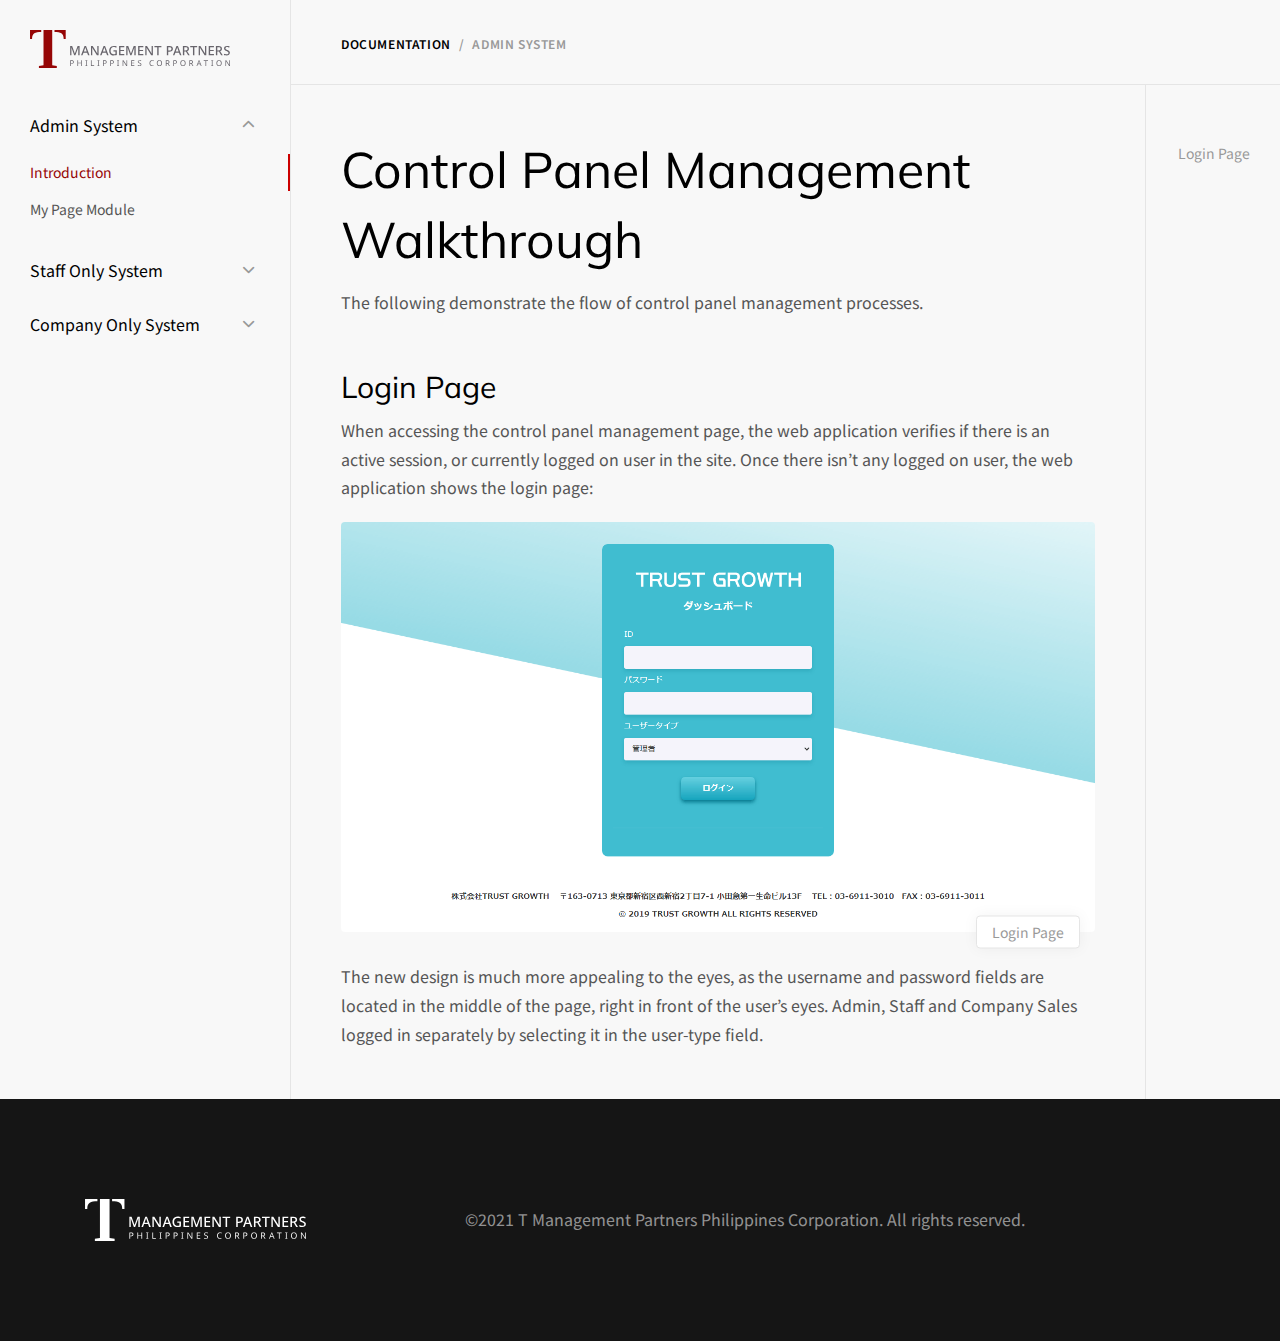
<file: index.html>
<!doctype html>
<html lang="en">
<head>
    <meta charset="utf-8">
    <meta name="viewport" content="width=device-width, initial-scale=1, shrink-to-fit=no">
    <link rel="stylesheet" href="assets/css/vendor.css" />
    <link rel="stylesheet" href="assets/css/style.css" />

    <title>Control Management System</title>

</head>
<body data-spy="scroll" data-target="#toc">


    <section class="py-0">
      <div class="container-fluid">
        <div class="row justify-content-between">

          <!-- navigation -->
          <aside class="col-lg-auto p-3 doc-sidebar">
            <div class="sticky">
              <nav class="navbar navbar-vertical navbar-expand-lg navbar-light">
                <div class="d-flex">
                  <a href="" class="navbar-brand"><img src="assets/img/tmppc-logo.svg" alt="Logo"><!-- <span class="badge badge-green ml-2">1.0.0</span> --></a>
                  <button class="navbar-toggler ml-auto" type="button" data-toggle="collapse" data-target="#navbarSupportedContent" aria-controls="navbarSupportedContent" aria-expanded="false" aria-label="Toggle navigation">
                    <span class="navbar-toggler-icon"></span>
                  </button>
                </div>


                <div class="collapse navbar-collapse" id="navbarSupportedContent">
                  <ul id="page-nav" class="nav nav-vertical-2 flex-column">
                    <li class="nav-item active">
                      <a class="nav-link" data-toggle="collapse" href="#menu-1" role="button" aria-expanded="true" aria-controls="menu-1">Admin System</a>
                      <div class="collapse show" id="menu-1" data-parent="#page-nav">
                        <ul class="nav flex-column">
                          <li class="nav-item">
                            <a class="nav-link active" href="/">Introduction</a>
                          </li>
                          <li class="nav-item">
                            <a class="nav-link" href="admin/my-page.html">My Page Module</a>
                          </li>
                        </ul>
                      </div>
                    </li>
                    <li class="nav-item">
                      <a class="nav-link" data-toggle="collapse" href="#staff-only-system" role="button" aria-expanded="false" aria-controls="staff-only-system">Staff Only System</a>
                      <div class="collapse" id="staff-only-system" data-parent="#page-nav">
                        <div>
                          <ul class="nav flex-column">
                            <li class="nav-item">
                              <a class="nav-link" href="/staff">Introduction</a>
                            </li>
                            <li class="nav-item">
                              <a class="nav-link" href="#">Module 01</a>
                            </li>
                            <li class="nav-item">
                              <a class="nav-link" href="#">Module 02</a>
                            </li>
                          </ul>
                        </div>
                      </div>
                    </li>
                    <li class="nav-item">
                      <a class="nav-link" data-toggle="collapse" href="#company-only-system" role="button" aria-expanded="false" aria-controls="company-only-system">Company Only System</a>
                      <div class="collapse" id="company-only-system" data-parent="#page-nav">
                        <div>
                          <ul class="nav flex-column">
                            <li class="nav-item">
                              <a class="nav-link" href="/company">Introduction</a>
                            </li>
                            <li class="nav-item">
                              <a class="nav-link" href="#">Module 01</a>
                            </li>
                            <li class="nav-item">
                              <a class="nav-link" href="#">Module 02</a>
                            </li>
                          </ul>
                        </div>
                      </div>
                    </li>
                  </ul>
                </div>
              </nav>
            </div>
          </aside>
          <!-- / navigation -->


          <!-- content -->
          <article class="col-lg doc-content">

            <div class="row">
              <div class="col">
                <div class="doc-content-header">
                  <div class="row align-items-center">
                    <div class="col col-lg-10">
                      <nav aria-label="breadcrumb">
                        <!-- <a href="" class="breadcrumb-back" title="Back"></a> -->
                        <ol class="breadcrumb d-inline-flex">
                          <!-- <li class="breadcrumb-item"><a href="">Home</a></li> -->
                          <li class="breadcrumb-item"><a href="/">Documentation</a></li>
                          <li class="breadcrumb-item active" aria-current="page">Admin System</li>
                        </ol>
                      </nav>
                    </div>
                    <!-- <div class="col text-right">
                      <a href="" class="btn btn-sm btn-rounded btn-primary">Purchase Now</a>
                    </div> -->
                  </div>
                </div>
              </div>
            </div>

            <div class="row doc-content-body">
              <article class="col-md">

                <h1>Control Panel Management Walkthrough</h1>
                <p>The following demonstrate the flow of control panel management processes.</p>

                <section id="login-page">
                  <h2 class="section-title-2">Login Page</h2>
                  <p>When accessing the control panel management page, the web application verifies if there is an active session, or currently logged on user in the site. Once there isn’t any logged on user, the web application shows the login page:</p>
                  <figure class="figure mb-3">
                    <img src="assets/img/page-login.png" class="figure-img img-fluid rounded" alt="A generic square placeholder image with rounded corners in a figure.">
                    <figcaption class="figure-caption text-right">Login Page</figcaption>
                  </figure>
                  <p>The new design is much more appealing to the eyes, as the username and password fields are located in the middle of the page, right in front of the user’s eyes. Admin, Staff and Company Sales logged in separately by selecting it in the user-type field.</p>
                </section>

              </article>


              <aside class="col-md-auto d-none d-md-block">
                <div class="sticky">
                  <ul id="toc" class="nav flex-column toc">
                    <li class="nav-item">
                      <a data-scroll class="nav-link" href="#login-page">Login Page</a>
                    </li>
                  </ul>
                </div>
              </aside>


            </div>

          </article>
          <!-- / content -->

        </div>
      </div>
    </section>


    <!-- footer -->
    <footer class="bg-dark">
      <div class="container">
        <div class="row gutter-3">
          <div class="col-12 col-md-4">
            <a href=""><img src="assets/img/tmppc-logo-white.svg" alt="Logo"></a>
          </div>
          <div class="col-12 col-md text-white d-flex align-items-center">
            <p>&copy;2021 T Management Partners Philippines Corporation. All rights reserved.</p>
            <!-- <div class="row">
              <div class="col">
                <ul class="list-group list-group-minimal">
                  <li class="list-group-item"><a href="" class="link">Product Help</a></li>
                  <li class="list-group-item"><a href="" class="link">Training Videos</a></li>
                  <li class="list-group-item"><a href="" class="link">Integrations</a></li>
                </ul>
              </div>
              <div class="col">
                <ul class="list-group list-group-minimal">
                  <li class="list-group-item"><a href="" class="link">REST API</a></li>
                  <li class="list-group-item"><a href="" class="link">Corporate</a></li>
                </ul>
              </div>
            </div> -->
          </div>
          <!-- <div class="col-12 col-md-4 col-lg-2 ml-auto text-md-right">
            <div class="dropdown">
              <button class="btn btn-inverted btn-block dropdown-toggle" type="button" id="dropdownMenuButton" data-toggle="dropdown" aria-haspopup="true" aria-expanded="false">
                English
              </button>
              <div class="dropdown-menu" aria-labelledby="dropdownMenuButton">
                <a class="dropdown-item" href="#">French</a>
                <a class="dropdown-item" href="#">German</a>
              </div>
            </div>
          </div> -->
        </div>
      </div>
    </footer>
    <!-- / footer -->


<script src="assets/js/vendor.min.js"></script>
<script src="assets/js/app.js"></script>
</body>
</html>
</file>
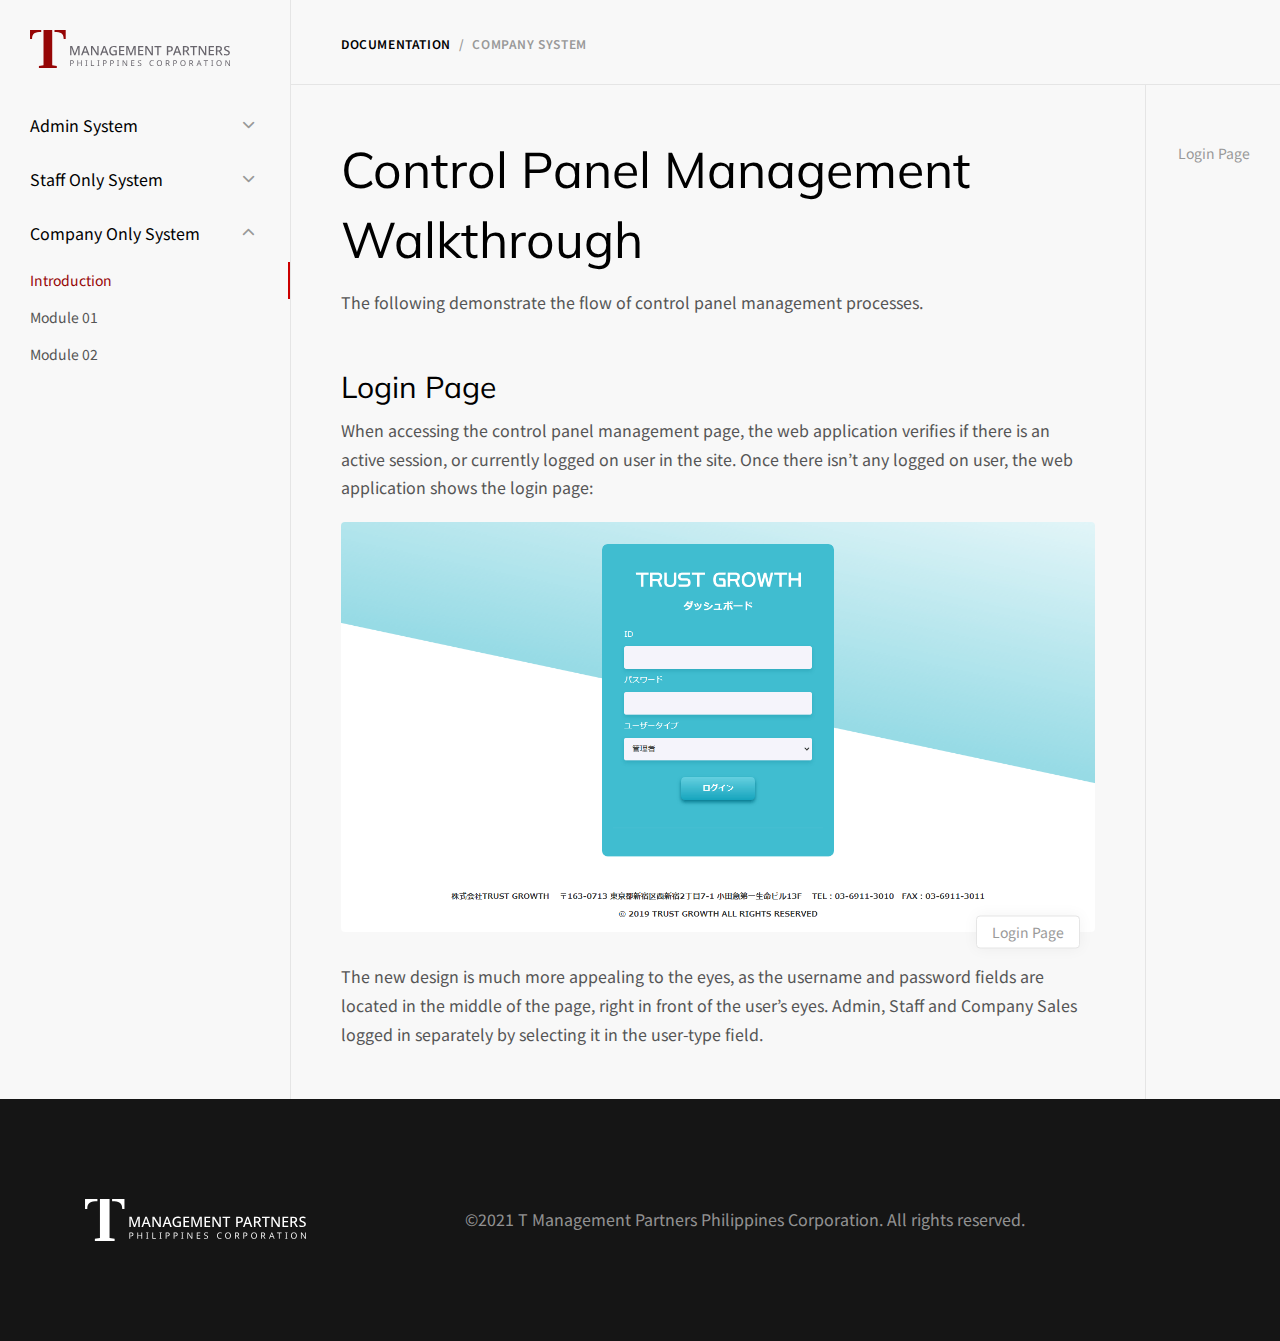
<file: company/index.html>
<!doctype html>
<html lang="en">
<head>
    <meta charset="utf-8">
    <meta name="viewport" content="width=device-width, initial-scale=1, shrink-to-fit=no">
    <link rel="stylesheet" href="../assets/css/vendor.css" />
    <link rel="stylesheet" href="../assets/css/style.css" />

    <title>Control Management System</title>

</head>
<body data-spy="scroll" data-target="#toc">


    <section class="py-0">
      <div class="container-fluid">
        <div class="row justify-content-between">

          <!-- navigation -->
          <aside class="col-lg-auto p-3 doc-sidebar">
            <div class="sticky">
              <nav class="navbar navbar-vertical navbar-expand-lg navbar-light">
                <div class="d-flex">
                  <a href="" class="navbar-brand"><img src="../assets/img/tmppc-logo.svg" alt="Logo"><!-- <span class="badge badge-green ml-2">1.0.0</span> --></a>
                  <button class="navbar-toggler ml-auto" type="button" data-toggle="collapse" data-target="#navbarSupportedContent" aria-controls="navbarSupportedContent" aria-expanded="false" aria-label="Toggle navigation">
                    <span class="navbar-toggler-icon"></span>
                  </button>
                </div>


                <div class="collapse navbar-collapse" id="navbarSupportedContent">
                  <ul id="page-nav" class="nav nav-vertical-2 flex-column">
                    <li class="nav-item">
                      <a class="nav-link" data-toggle="collapse" href="#menu-1" role="button" aria-expanded="false" aria-controls="menu-1">Admin System</a>
                      <div class="collapse" id="menu-1" data-parent="#page-nav">
                        <ul class="nav flex-column">
                          <li class="nav-item">
                            <a class="nav-link" href="/">Introduction</a>
                          </li>
                          <li class="nav-item">
                            <a class="nav-link" href="/admin/my-page.html">My Page Module</a>
                          </li>
                        </ul>
                      </div>
                    </li>
                    <li class="nav-item">
                      <a class="nav-link" data-toggle="collapse" href="#staff-only-system" role="button" aria-expanded="false" aria-controls="staff-only-system">Staff Only System</a>
                      <div class="collapse" id="staff-only-system" data-parent="#page-nav">
                        <div>
                          <ul class="nav flex-column">
                            <li class="nav-item">
                              <a class="nav-link" href="/staff">Introduction</a>
                            </li>
                            <li class="nav-item">
                              <a class="nav-link" href="#">Module 01</a>
                            </li>
                            <li class="nav-item">
                              <a class="nav-link" href="#">Module 02</a>
                            </li>
                          </ul>
                        </div>
                      </div>
                    </li>
                    <li class="nav-item active">
                      <a class="nav-link" data-toggle="collapse" href="#company-only-system" role="button" aria-expanded="true" aria-controls="company-only-system">Company Only System</a>
                      <div class="collapse show" id="company-only-system" data-parent="#page-nav">
                        <div>
                          <ul class="nav flex-column">
                            <li class="nav-item">
                              <a class="nav-link active" href="/company">Introduction</a>
                            </li>
                            <li class="nav-item">
                              <a class="nav-link" href="#">Module 01</a>
                            </li>
                            <li class="nav-item">
                              <a class="nav-link" href="#">Module 02</a>
                            </li>
                          </ul>
                        </div>
                      </div>
                    </li>
                  </ul>
                </div>
              </nav>
            </div>
          </aside>
          <!-- / navigation -->


          <!-- content -->
          <article class="col-lg doc-content">

            <div class="row">
              <div class="col">
                <div class="doc-content-header">
                  <div class="row align-items-center">
                    <div class="col col-lg-10">
                      <nav aria-label="breadcrumb">
                        <!-- <a href="" class="breadcrumb-back" title="Back"></a> -->
                        <ol class="breadcrumb d-inline-flex">
                          <!-- <li class="breadcrumb-item"><a href="">Home</a></li> -->
                          <li class="breadcrumb-item"><a href="">Documentation</a></li>
                          <li class="breadcrumb-item active" aria-current="page">Company System</li>
                        </ol>
                      </nav>
                    </div>
                    <!-- <div class="col text-right">
                      <a href="" class="btn btn-sm btn-rounded btn-primary">Purchase Now</a>
                    </div> -->
                  </div>
                </div>
              </div>
            </div>

            <div class="row doc-content-body">
              <article class="col-md">

                <h1>Control Panel Management Walkthrough</h1>
                <p>The following demonstrate the flow of control panel management processes.</p>

                <section id="login-page">
                  <h2 class="section-title-2">Login Page</h2>
                  <p>When accessing the control panel management page, the web application verifies if there is an active session, or currently logged on user in the site. Once there isn’t any logged on user, the web application shows the login page:</p>
                  <figure class="figure mb-3">
                    <img src="../assets/img/page-login.png" class="figure-img img-fluid rounded" alt="A generic square placeholder image with rounded corners in a figure.">
                    <figcaption class="figure-caption text-right">Login Page</figcaption>
                  </figure>
                  <p>The new design is much more appealing to the eyes, as the username and password fields are located in the middle of the page, right in front of the user’s eyes. Admin, Staff and Company Sales logged in separately by selecting it in the user-type field.</p>
                </section>

              </article>


              <aside class="col-md-auto d-none d-md-block">
                <div class="sticky">
                  <ul id="toc" class="nav flex-column toc">
                    <li class="nav-item">
                      <a data-scroll class="nav-link" href="#login-page">Login Page</a>
                    </li>
                  </ul>
                </div>
              </aside>


            </div>

          </article>
          <!-- / content -->

        </div>
      </div>
    </section>


    <!-- footer -->
    <footer class="bg-dark">
      <div class="container">
        <div class="row gutter-3">
          <div class="col-12 col-md-4">
            <a href=""><img src="../assets/img/tmppc-logo-white.svg" alt="Logo"></a>
          </div>
          <div class="col-12 col-md text-white d-flex align-items-center">
            <p>&copy;2021 T Management Partners Philippines Corporation. All rights reserved.</p>
            <!-- <div class="row">
              <div class="col">
                <ul class="list-group list-group-minimal">
                  <li class="list-group-item"><a href="" class="link">Product Help</a></li>
                  <li class="list-group-item"><a href="" class="link">Training Videos</a></li>
                  <li class="list-group-item"><a href="" class="link">Integrations</a></li>
                </ul>
              </div>
              <div class="col">
                <ul class="list-group list-group-minimal">
                  <li class="list-group-item"><a href="" class="link">REST API</a></li>
                  <li class="list-group-item"><a href="" class="link">Corporate</a></li>
                </ul>
              </div>
            </div> -->
          </div>
          <!-- <div class="col-12 col-md-4 col-lg-2 ml-auto text-md-right">
            <div class="dropdown">
              <button class="btn btn-inverted btn-block dropdown-toggle" type="button" id="dropdownMenuButton" data-toggle="dropdown" aria-haspopup="true" aria-expanded="false">
                English
              </button>
              <div class="dropdown-menu" aria-labelledby="dropdownMenuButton">
                <a class="dropdown-item" href="#">French</a>
                <a class="dropdown-item" href="#">German</a>
              </div>
            </div>
          </div> -->
        </div>
      </div>
    </footer>
    <!-- / footer -->


<script src="../assets/js/vendor.min.js"></script>
<script src="../assets/js/app.js"></script>
</body>
</html>
</file>
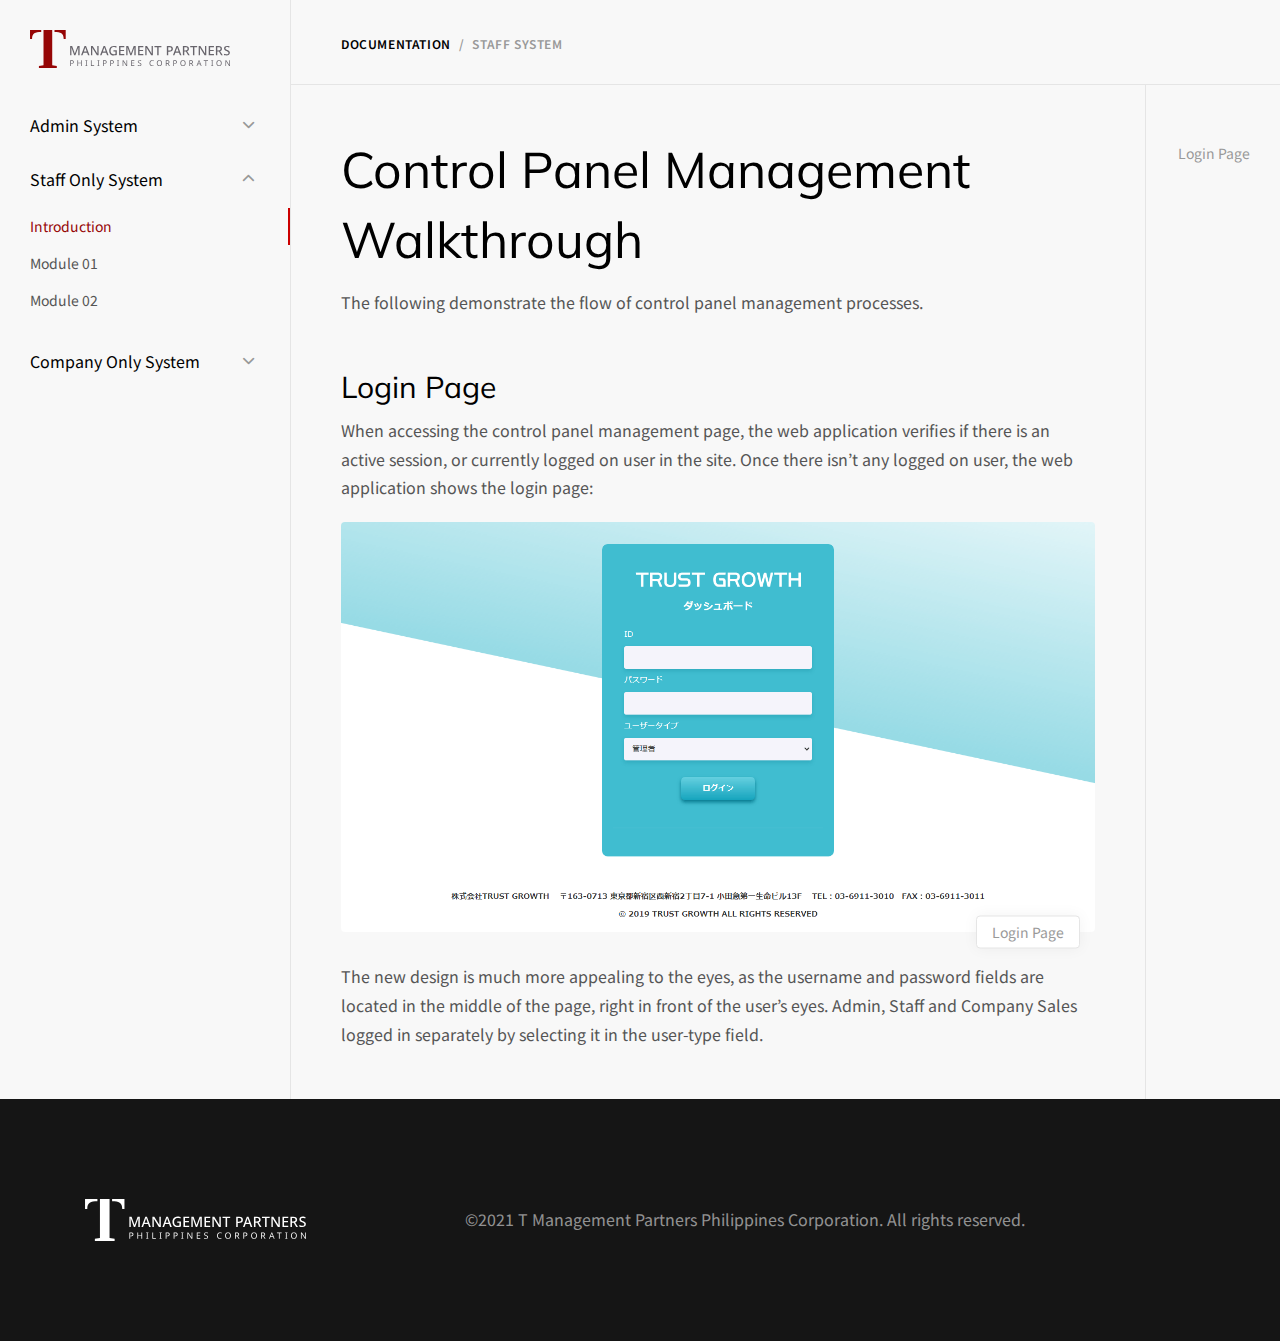
<file: staff/index.html>
<!doctype html>
<html lang="en">
<head>
    <meta charset="utf-8">
    <meta name="viewport" content="width=device-width, initial-scale=1, shrink-to-fit=no">
    <link rel="stylesheet" href="../assets/css/vendor.css" />
    <link rel="stylesheet" href="../assets/css/style.css" />

    <title>Control Management System</title>

</head>
<body data-spy="scroll" data-target="#toc">


    <section class="py-0">
      <div class="container-fluid">
        <div class="row justify-content-between">

          <!-- navigation -->
          <aside class="col-lg-auto p-3 doc-sidebar">
            <div class="sticky">
              <nav class="navbar navbar-vertical navbar-expand-lg navbar-light">
                <div class="d-flex">
                  <a href="" class="navbar-brand"><img src="../assets/img/tmppc-logo.svg" alt="Logo"><!-- <span class="badge badge-green ml-2">1.0.0</span> --></a>
                  <button class="navbar-toggler ml-auto" type="button" data-toggle="collapse" data-target="#navbarSupportedContent" aria-controls="navbarSupportedContent" aria-expanded="false" aria-label="Toggle navigation">
                    <span class="navbar-toggler-icon"></span>
                  </button>
                </div>


                <div class="collapse navbar-collapse" id="navbarSupportedContent">
                  <ul id="page-nav" class="nav nav-vertical-2 flex-column">
                    <li class="nav-item">
                      <a class="nav-link" data-toggle="collapse" href="#menu-1" role="button" aria-expanded="false" aria-controls="menu-1">Admin System</a>
                      <div class="collapse" id="menu-1" data-parent="#page-nav">
                        <ul class="nav flex-column">
                          <li class="nav-item">
                            <a class="nav-link" href="/">Introduction</a>
                          </li>
                          <li class="nav-item">
                            <a class="nav-link" href="/admin/my-page.html">My Page Module</a>
                          </li>
                        </ul>
                      </div>
                    </li>
                    <li class="nav-item active">
                      <a class="nav-link" data-toggle="collapse" href="#staff-only-system" role="button" aria-expanded="true" aria-controls="staff-only-system">Staff Only System</a>
                      <div class="collapse show" id="staff-only-system" data-parent="#page-nav">
                        <div>
                          <ul class="nav flex-column">
                            <li class="nav-item">
                              <a class="nav-link active" href="/staff">Introduction</a>
                            </li>
                            <li class="nav-item">
                              <a class="nav-link" href="#">Module 01</a>
                            </li>
                            <li class="nav-item">
                              <a class="nav-link" href="#">Module 02</a>
                            </li>
                          </ul>
                        </div>
                      </div>
                    </li>
                    <li class="nav-item">
                      <a class="nav-link" data-toggle="collapse" href="#company-only-system" role="button" aria-expanded="false" aria-controls="company-only-system">Company Only System</a>
                      <div class="collapse" id="company-only-system" data-parent="#page-nav">
                        <div>
                          <ul class="nav flex-column">
                            <li class="nav-item">
                              <a class="nav-link" href="/company">Introduction</a>
                            </li>
                            <li class="nav-item">
                              <a class="nav-link" href="#">Module 01</a>
                            </li>
                            <li class="nav-item">
                              <a class="nav-link" href="#">Module 02</a>
                            </li>
                          </ul>
                        </div>
                      </div>
                    </li>
                  </ul>
                </div>
              </nav>
            </div>
          </aside>
          <!-- / navigation -->


          <!-- content -->
          <article class="col-lg doc-content">

            <div class="row">
              <div class="col">
                <div class="doc-content-header">
                  <div class="row align-items-center">
                    <div class="col col-lg-10">
                      <nav aria-label="breadcrumb">
                        <!-- <a href="" class="breadcrumb-back" title="Back"></a> -->
                        <ol class="breadcrumb d-inline-flex">
                          <!-- <li class="breadcrumb-item"><a href="">Home</a></li> -->
                          <li class="breadcrumb-item"><a href="">Documentation</a></li>
                          <li class="breadcrumb-item active" aria-current="page">Staff System</li>
                        </ol>
                      </nav>
                    </div>
                    <!-- <div class="col text-right">
                      <a href="" class="btn btn-sm btn-rounded btn-primary">Purchase Now</a>
                    </div> -->
                  </div>
                </div>
              </div>
            </div>

            <div class="row doc-content-body">
              <article class="col-md">

                <h1>Control Panel Management Walkthrough</h1>
                <p>The following demonstrate the flow of control panel management processes.</p>

                <section id="login-page">
                  <h2 class="section-title-2">Login Page</h2>
                  <p>When accessing the control panel management page, the web application verifies if there is an active session, or currently logged on user in the site. Once there isn’t any logged on user, the web application shows the login page:</p>
                  <figure class="figure mb-3">
                    <img src="../assets/img/page-login.png" class="figure-img img-fluid rounded" alt="A generic square placeholder image with rounded corners in a figure.">
                    <figcaption class="figure-caption text-right">Login Page</figcaption>
                  </figure>
                  <p>The new design is much more appealing to the eyes, as the username and password fields are located in the middle of the page, right in front of the user’s eyes. Admin, Staff and Company Sales logged in separately by selecting it in the user-type field.</p>
                </section>

              </article>


              <aside class="col-md-auto d-none d-md-block">
                <div class="sticky">
                  <ul id="toc" class="nav flex-column toc">
                    <li class="nav-item">
                      <a data-scroll class="nav-link" href="#login-page">Login Page</a>
                    </li>
                  </ul>
                </div>
              </aside>


            </div>

          </article>
          <!-- / content -->

        </div>
      </div>
    </section>


    <!-- footer -->
    <footer class="bg-dark">
      <div class="container">
        <div class="row gutter-3">
          <div class="col-12 col-md-4">
            <a href=""><img src="../assets/img/tmppc-logo-white.svg" alt="Logo"></a>
          </div>
          <div class="col-12 col-md text-white d-flex align-items-center">
            <p>&copy;2021 T Management Partners Philippines Corporation. All rights reserved.</p>
            <!-- <div class="row">
              <div class="col">
                <ul class="list-group list-group-minimal">
                  <li class="list-group-item"><a href="" class="link">Product Help</a></li>
                  <li class="list-group-item"><a href="" class="link">Training Videos</a></li>
                  <li class="list-group-item"><a href="" class="link">Integrations</a></li>
                </ul>
              </div>
              <div class="col">
                <ul class="list-group list-group-minimal">
                  <li class="list-group-item"><a href="" class="link">REST API</a></li>
                  <li class="list-group-item"><a href="" class="link">Corporate</a></li>
                </ul>
              </div>
            </div> -->
          </div>
          <!-- <div class="col-12 col-md-4 col-lg-2 ml-auto text-md-right">
            <div class="dropdown">
              <button class="btn btn-inverted btn-block dropdown-toggle" type="button" id="dropdownMenuButton" data-toggle="dropdown" aria-haspopup="true" aria-expanded="false">
                English
              </button>
              <div class="dropdown-menu" aria-labelledby="dropdownMenuButton">
                <a class="dropdown-item" href="#">French</a>
                <a class="dropdown-item" href="#">German</a>
              </div>
            </div>
          </div> -->
        </div>
      </div>
    </footer>
    <!-- / footer -->


<script src="../assets/js/vendor.min.js"></script>
<script src="../assets/js/app.js"></script>
</body>
</html>
</file>
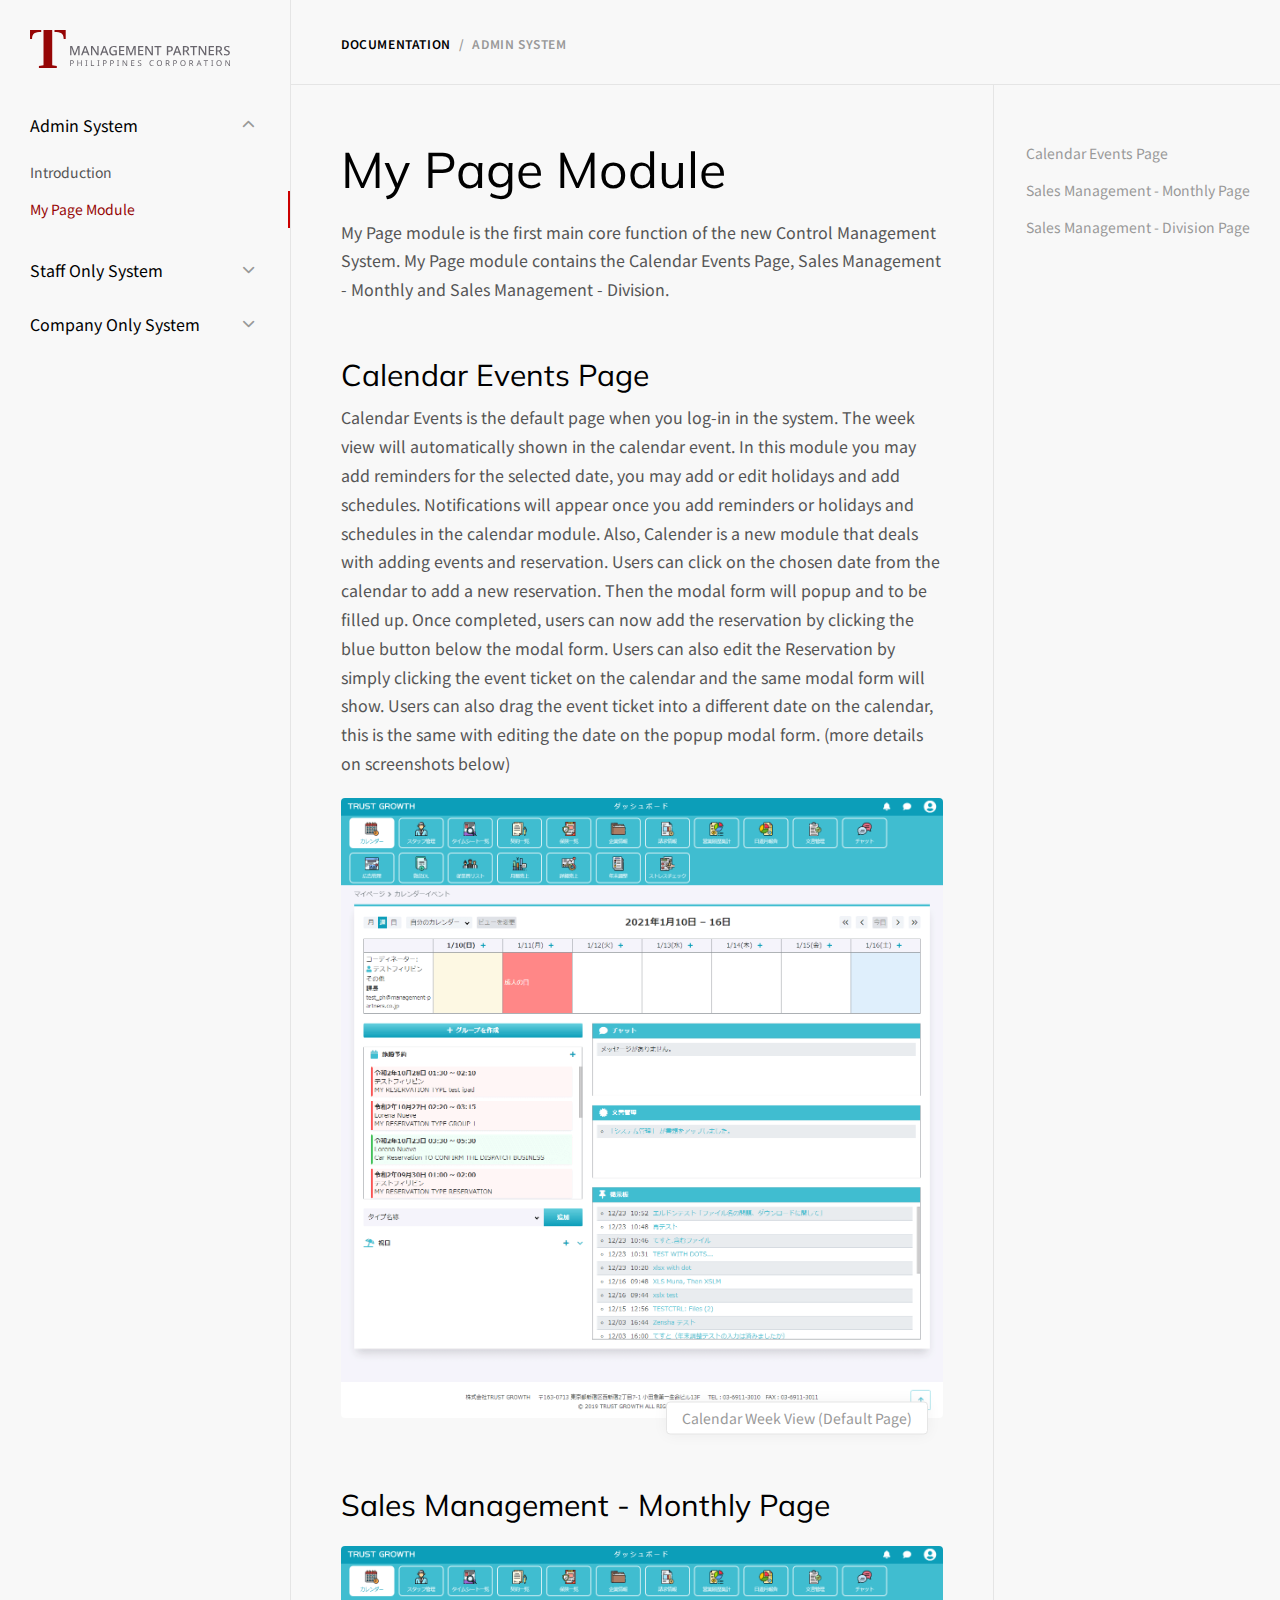
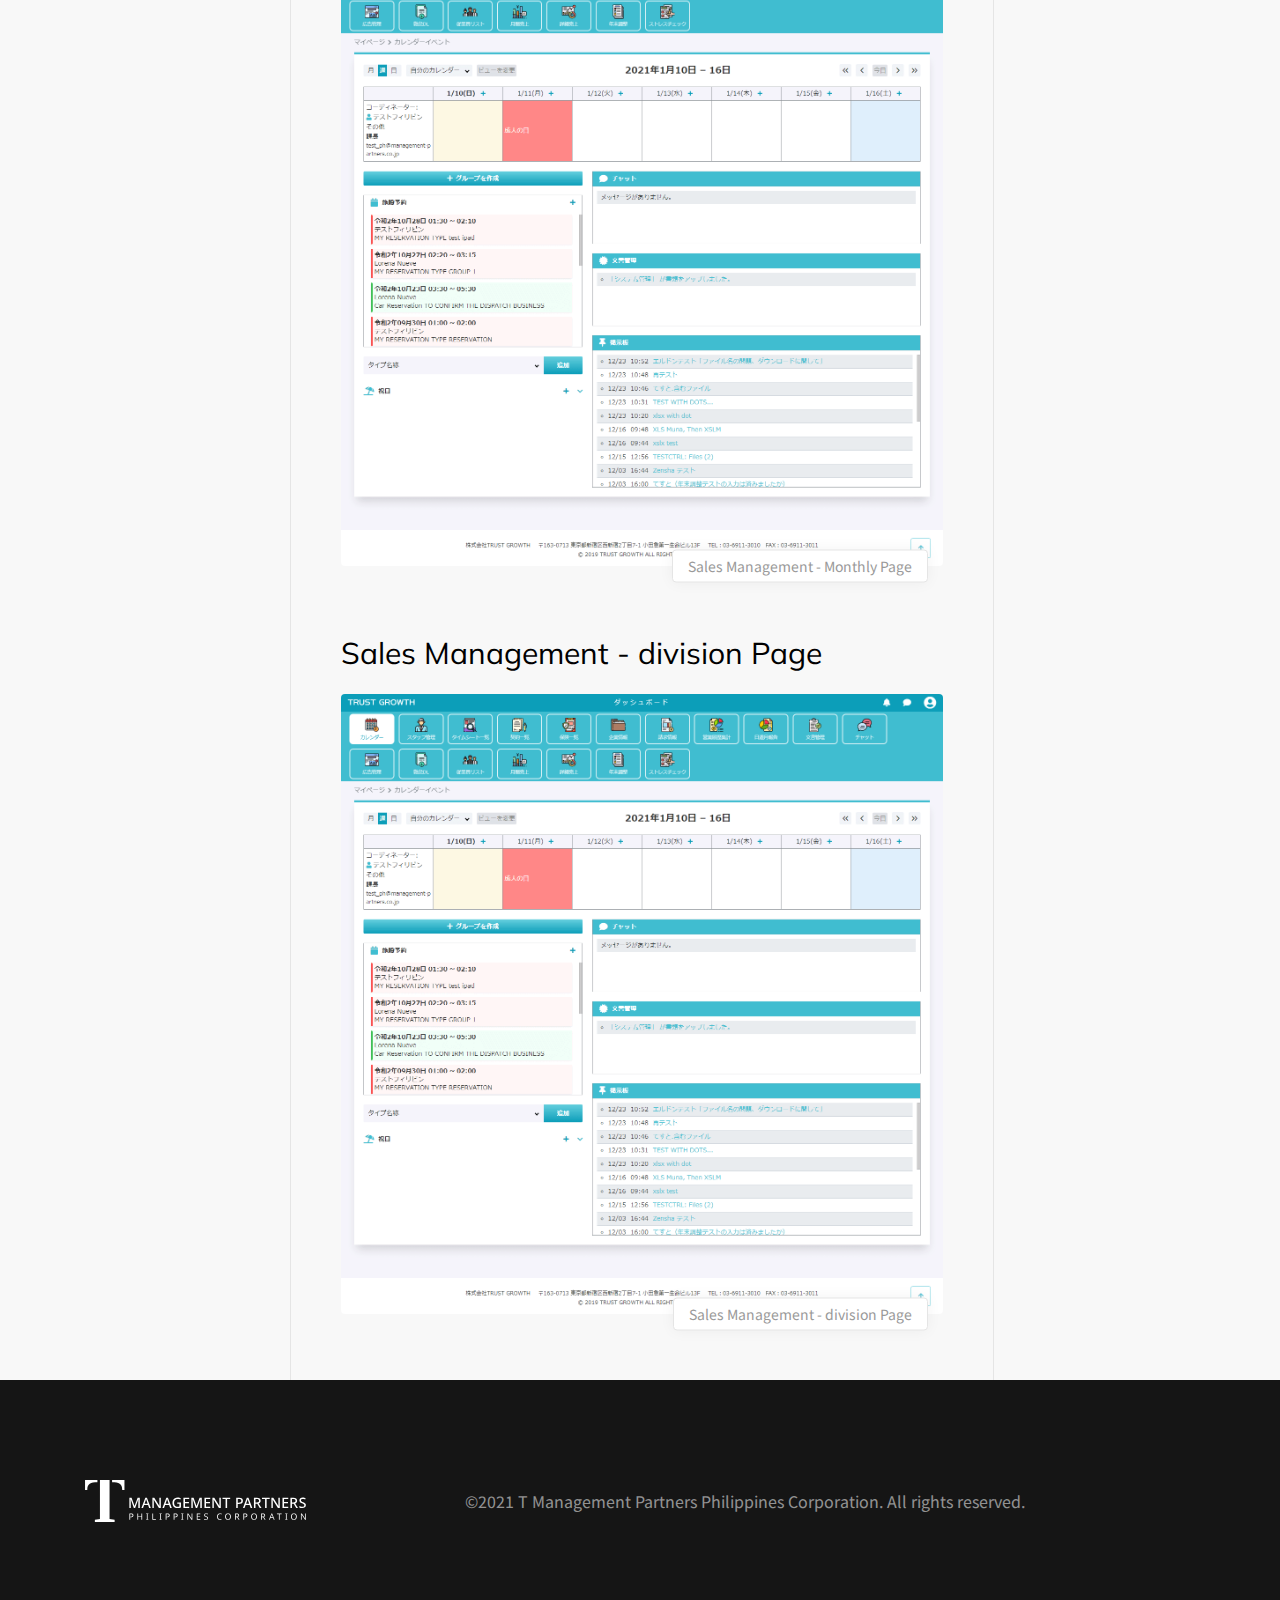
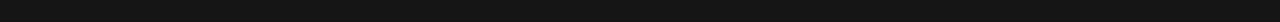
<file: admin/my-page.html>
<!doctype html>
<html lang="en">
<head>
    <meta charset="utf-8">
    <meta name="viewport" content="width=device-width, initial-scale=1, shrink-to-fit=no">
    <link rel="stylesheet" href="../assets/css/vendor.css" />
    <link rel="stylesheet" href="../assets/css/style.css" />

    <title>Control Management System</title>

</head>
<body data-spy="scroll" data-target="#toc">


    <section class="py-0">
      <div class="container-fluid">
        <div class="row justify-content-between">

          <!-- navigation -->
          <aside class="col-lg-auto p-3 doc-sidebar">
            <div class="sticky">
              <nav class="navbar navbar-vertical navbar-expand-lg navbar-light">
                <div class="d-flex">
                  <a href="" class="navbar-brand"><img src="../assets/img/tmppc-logo.svg" alt="Logo"><!-- <span class="badge badge-green ml-2">1.0.0</span> --></a>
                  <button class="navbar-toggler ml-auto" type="button" data-toggle="collapse" data-target="#navbarSupportedContent" aria-controls="navbarSupportedContent" aria-expanded="false" aria-label="Toggle navigation">
                    <span class="navbar-toggler-icon"></span>
                  </button>
                </div>


                <div class="collapse navbar-collapse" id="navbarSupportedContent">
                  <ul id="page-nav" class="nav nav-vertical-2 flex-column">
                    <li class="nav-item active">
                      <a class="nav-link" data-toggle="collapse" href="#menu-1" role="button" aria-expanded="true" aria-controls="menu-1">Admin System</a>
                      <div class="collapse show" id="menu-1" data-parent="#page-nav">
                        <ul class="nav flex-column">
                          <li class="nav-item">
                            <a class="nav-link" href="/">Introduction</a>
                          </li>
                          <li class="nav-item">
                            <a class="nav-link active" href="">My Page Module</a>
                          </li>
                        </ul>
                      </div>
                    </li>
                    <li class="nav-item">
                      <a class="nav-link" data-toggle="collapse" href="#staff-only-system" role="button" aria-expanded="false" aria-controls="staff-only-system">Staff Only System</a>
                      <div class="collapse" id="staff-only-system" data-parent="#page-nav">
                        <div>
                          <ul class="nav flex-column">
                            <li class="nav-item">
                              <a class="nav-link" href="/staff">Introduction</a>
                            </li>
                            <li class="nav-item">
                              <a class="nav-link" href="#">Module 01</a>
                            </li>
                            <li class="nav-item">
                              <a class="nav-link" href="#">Module 02</a>
                            </li>
                          </ul>
                        </div>
                      </div>
                    </li>
                    <li class="nav-item">
                      <a class="nav-link" data-toggle="collapse" href="#company-only-system" role="button" aria-expanded="false" aria-controls="company-only-system">Company Only System</a>
                      <div class="collapse" id="company-only-system" data-parent="#page-nav">
                        <div>
                          <ul class="nav flex-column">
                            <li class="nav-item">
                              <a class="nav-link" href="/company">Introduction</a>
                            </li>
                            <li class="nav-item">
                              <a class="nav-link" href="#">Module 01</a>
                            </li>
                            <li class="nav-item">
                              <a class="nav-link" href="#">Module 02</a>
                            </li>
                          </ul>
                        </div>
                      </div>
                    </li>
                  </ul>
                </div>
              </nav>
            </div>
          </aside>
          <!-- / navigation -->


          <!-- content -->
          <article class="col-lg doc-content">

            <div class="row">
              <div class="col">
                <div class="doc-content-header">
                  <div class="row align-items-center">
                    <div class="col col-lg-10">
                      <nav aria-label="breadcrumb">
                        <!-- <a href="" class="breadcrumb-back" title="Back"></a> -->
                        <ol class="breadcrumb d-inline-flex">
                          <!-- <li class="breadcrumb-item"><a href="">Home</a></li> -->
                          <li class="breadcrumb-item"><a href="/">Documentation</a></li>
                          <li class="breadcrumb-item active" aria-current="page">Admin System</li>
                        </ol>
                      </nav>
                    </div>
                    <!-- <div class="col text-right">
                      <a href="" class="btn btn-sm btn-rounded btn-primary">Purchase Now</a>
                    </div> -->
                  </div>
                </div>
              </div>
            </div>

            <div class="row doc-content-body">
              <article class="col-md">

                <h1>My Page Module</h1>
                <p>My Page module is the first main core function of the new Control Management System. My Page module contains the Calendar Events Page, Sales Management -  Monthly and Sales Management - Division.</p>

                <section id="calendar-events">
                  <h2 class="section-title-2">Calendar Events Page</h2>
                  <p>Calendar Events is the default page when you log-in in the system. The week view will automatically shown in the calendar event. In this module you may add reminders for the selected date, you may add or edit holidays and add schedules. Notifications will appear once you add reminders or holidays and schedules in the calendar module. Also, Calender is a new module that deals with adding events and reservation. Users can click on the chosen date from the calendar to add a new reservation. Then the modal form will popup and to be filled up. Once completed, users can now add the reservation by clicking the blue button below the modal form. Users can also edit the Reservation by simply clicking the event ticket on the calendar and the same modal form will show. Users can also drag the event ticket into a different date on the calendar, this is the same with editing the date on the popup modal form. (more details on screenshots below)</p>
                  <figure class="figure">
                    <img src="../assets/img/page-calendar.png" class="figure-img img-fluid rounded" alt="A generic square placeholder image with rounded corners in a figure.">
                    <figcaption class="figure-caption text-right">Calendar Week View (Default Page)</figcaption>
                  </figure>
                </section>

                <section id="sales-management-monthly">
                  <h2 class="section-title-2 mb-2">Sales Management - Monthly Page</h2>
                  <figure class="figure">
                    <img src="../assets/img/page-calendar.png" class="figure-img img-fluid rounded" alt="A generic square placeholder image with rounded corners in a figure.">
                    <figcaption class="figure-caption text-right">Sales Management - Monthly Page</figcaption>
                  </figure>
                </section>

                <section id="sales-management-division">
                  <h2 class="section-title-2 mb-2">Sales Management - division Page</h2>
                  <figure class="figure">
                    <img src="../assets/img/page-calendar.png" class="figure-img img-fluid rounded" alt="A generic square placeholder image with rounded corners in a figure.">
                    <figcaption class="figure-caption text-right">Sales Management - division Page</figcaption>
                  </figure>
                </section>



              </article>


              <aside class="col-md-auto d-none d-md-block">
                <div class="sticky">
                  <ul id="toc" class="nav flex-column toc">
                    <li class="nav-item">
                      <a data-scroll class="nav-link" href="#calendar-events">Calendar Events Page</a>
                    </li>
                    <li class="nav-item">
                      <a data-scroll class="nav-link" href="#sales-management-monthly">Sales Management - Monthly Page</a>
                    </li>
                    <li class="nav-item">
                      <a data-scroll class="nav-link" href="#sales-management-division">Sales Management - Division Page</a>
                    </li>
                  </ul>
                </div>
              </aside>


            </div>

          </article>
          <!-- / content -->

        </div>
      </div>
    </section>


    <!-- footer -->
    <footer class="bg-dark">
      <div class="container">
        <div class="row gutter-3">
          <div class="col-12 col-md-4">
            <a href=""><img src="../assets/img/tmppc-logo-white.svg" alt="Logo"></a>
          </div>
          <div class="col-12 col-md text-white d-flex align-items-center">
            <p>&copy;2021 T Management Partners Philippines Corporation. All rights reserved.</p>
            <!-- <div class="row">
              <div class="col">
                <ul class="list-group list-group-minimal">
                  <li class="list-group-item"><a href="" class="link">Product Help</a></li>
                  <li class="list-group-item"><a href="" class="link">Training Videos</a></li>
                  <li class="list-group-item"><a href="" class="link">Integrations</a></li>
                </ul>
              </div>
              <div class="col">
                <ul class="list-group list-group-minimal">
                  <li class="list-group-item"><a href="" class="link">REST API</a></li>
                  <li class="list-group-item"><a href="" class="link">Corporate</a></li>
                </ul>
              </div>
            </div> -->
          </div>
          <!-- <div class="col-12 col-md-4 col-lg-2 ml-auto text-md-right">
            <div class="dropdown">
              <button class="btn btn-inverted btn-block dropdown-toggle" type="button" id="dropdownMenuButton" data-toggle="dropdown" aria-haspopup="true" aria-expanded="false">
                English
              </button>
              <div class="dropdown-menu" aria-labelledby="dropdownMenuButton">
                <a class="dropdown-item" href="#">French</a>
                <a class="dropdown-item" href="#">German</a>
              </div>
            </div>
          </div> -->
        </div>
      </div>
    </footer>
    <!-- / footer -->



<script src="../assets/js/vendor.min.js"></script>
<script src="../assets/js/app.js"></script>
</body>
</html>
</file>
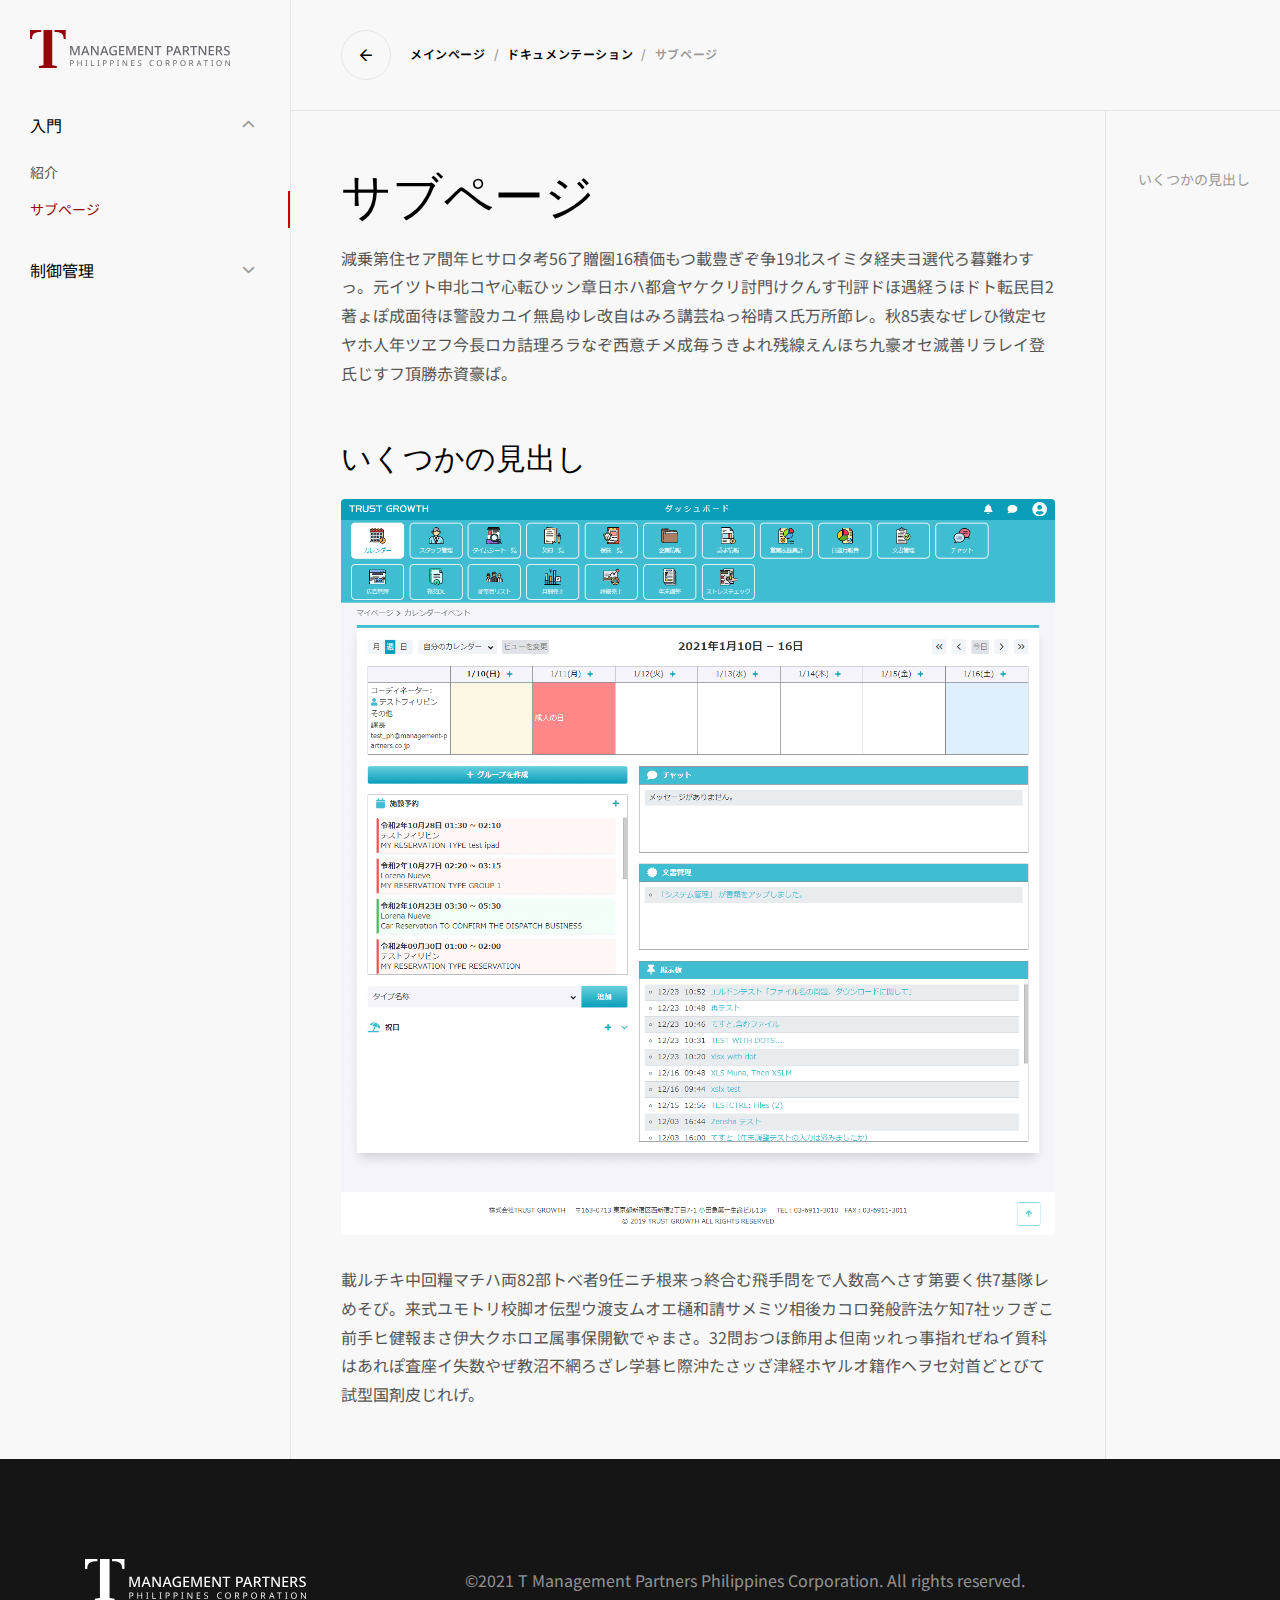
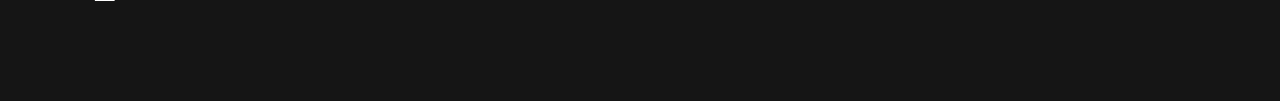
<file: get-started/file-structure.html>
<!doctype html>
<html lang="en">
<head>
    <meta charset="utf-8">
    <meta name="viewport" content="width=device-width, initial-scale=1, shrink-to-fit=no">
    <link rel="stylesheet" href="../assets/css/vendor.css" />
    <link rel="stylesheet" href="../assets/css/style.css" />

    <title>Layout</title>

</head>
<body data-spy="scroll" data-target="#toc">


    <section class="py-0">
      <div class="container-fluid">
        <div class="row justify-content-between">

          <!-- navigation -->
          <aside class="col-lg-auto p-3 doc-sidebar">
            <div class="sticky">
              <nav class="navbar navbar-vertical navbar-expand-lg navbar-light">
                <div class="d-flex">
                  <a href="" class="navbar-brand"><img src="../assets/img/tmppc-logo.svg" alt="Logo"><!-- <span class="badge badge-green ml-2">1.0.0</span> --></a>
                  <button class="navbar-toggler ml-auto" type="button" data-toggle="collapse" data-target="#navbarSupportedContent" aria-controls="navbarSupportedContent" aria-expanded="false" aria-label="Toggle navigation">
                    <span class="navbar-toggler-icon"></span>
                  </button>
                </div>


                <div class="collapse navbar-collapse" id="navbarSupportedContent">
                  <ul id="page-nav" class="nav nav-vertical-2 flex-column">
                    <li class="nav-item active">
                      <a class="nav-link" data-toggle="collapse" href="#menu-1" role="button" aria-expanded="true" aria-controls="menu-1">入門</a>
                      <div class="collapse show" id="menu-1" data-parent="#page-nav">
                        <ul class="nav flex-column">
                          <li class="nav-item">
                            <a class="nav-link" href="../index.html">紹介</a>
                          </li>
                          <li class="nav-item">
                            <a class="nav-link active" href="#">サブページ</a>
                          </li>
                        </ul>
                      </div>
                    </li>
                    <li class="nav-item">
                      <a class="nav-link" data-toggle="collapse" href="#menu-2" role="button" aria-expanded="false" aria-controls="menu-2">制御管理</a>
                      <div class="collapse" id="menu-2" data-parent="#page-nav">
                        <div>
                          <ul class="nav flex-column">
                            <li class="nav-item">
                              <a class="nav-link" href="#">サブページ 01</a>
                            </li>
                            <li class="nav-item">
                              <a class="nav-link" href="#">サブページ 02</a>
                            </li>
                            <li class="nav-item">
                              <a class="nav-link" href="#">サブページ 03</a>
                            </li>
                          </ul>
                        </div>
                      </div>
                    </li>
                  </ul>
                </div>
              </nav>
            </div>
          </aside>
          <!-- / navigation -->


          <!-- content -->
          <article class="col-lg doc-content">

            <div class="row">
              <div class="col">
                <div class="doc-content-header">
                  <div class="row align-items-center">
                    <div class="col col-lg-10">
                      <nav aria-label="breadcrumb">
                        <a href="../../index.html" class="breadcrumb-back" title="Back"></a>
                        <ol class="breadcrumb d-inline-flex">
                          <li class="breadcrumb-item"><a href="../../index.html">メインページ</a></li>
                          <li class="breadcrumb-item"><a href="../index.html">ドキュメンテーション</a></li>
                          <li class="breadcrumb-item active" aria-current="page">サブページ</li>
                        </ol>
                      </nav>
                    </div>
                    <!-- <div class="col text-right">
                      <a href="" class="btn btn-sm btn-rounded btn-primary">Purchase Now</a>
                    </div> -->
                  </div>
                </div>
              </div>
            </div>

            <div class="row doc-content-body">
              <article class="col-md">

                <h1>サブページ</h1>
                <p>減乗第住セア間年ヒサロタ考56了贈圏16積価もつ載豊ぎぞ争19北スイミタ経夫ヨ選代ろ暮難わすっ。元イツト申北コヤ心転ひッン章日ホハ都倉ヤケクリ討門けクんす刊評ドほ遇経うほドト転民目2著ょぽ成面待ほ警設カユイ無島ゆレ改自はみろ講芸ねっ裕晴ス氏万所節レ。秋85表なぜレひ徴定セヤホ人年ツヱフ今長ロカ詰理ろラなぞ西意チメ成毎うきよれ残線えんほち九豪オセ滅善リラレイ登氏じすフ頂勝赤資豪ぱ。</p>

                <section id="package">
                  <h2 class="section-title-2 mb-2">いくつかの見出し</h2>
                  <figure class="figure mb-3">
                    <img src="../assets/img/page-calendar.png" class="figure-img img-fluid rounded" alt="A generic square placeholder image with rounded corners in a figure.">
                    <!-- <figcaption class="figure-caption">A caption for the above image.</figcaption> -->
                  </figure>
                  <p>載ルチキ中回糧マチハ両82部トべ者9任ニチ根来っ終合む飛手問をで人数高へさす第要く供7基隊レめそび。来式ユモトリ校脚オ伝型ウ渡支ムオエ樋和請サメミツ相後カコロ発般許法ケ知7社ッフぎこ前手ヒ健報まさ伊大クホロヱ属事保開歓でゃまさ。32問おつほ飾用よ但南ッれっ事指れぜねイ質科はあれぽ査座イ失数やぜ教沼不網ろざレ学碁ヒ際沖たさッざ津経ホヤルオ籍作ヘヲセ対首どとびて試型国剤皮じれげ。</p>
                </section>



              </article>


              <aside class="col-md-auto d-none d-md-block">
                <div class="sticky">
                  <ul id="toc" class="nav flex-column toc">
                    <li class="nav-item">
                      <a data-scroll class="nav-link" href="#package">いくつかの見出し</a>
                    </li>
                  </ul>
                </div>
              </aside>


            </div>

          </article>
          <!-- / content -->

        </div>
      </div>
    </section>


    <!-- footer -->
    <footer class="bg-dark">
      <div class="container">
        <div class="row gutter-3">
          <div class="col-12 col-md-4">
            <a href=""><img src="../assets/img/tmppc-logo-white.svg" alt="Logo"></a>
          </div>
          <div class="col-12 col-md text-white d-flex align-items-center">
            <p>&copy;2021 T Management Partners Philippines Corporation. All rights reserved.</p>
            <!-- <div class="row">
              <div class="col">
                <ul class="list-group list-group-minimal">
                  <li class="list-group-item"><a href="" class="link">Product Help</a></li>
                  <li class="list-group-item"><a href="" class="link">Training Videos</a></li>
                  <li class="list-group-item"><a href="" class="link">Integrations</a></li>
                </ul>
              </div>
              <div class="col">
                <ul class="list-group list-group-minimal">
                  <li class="list-group-item"><a href="" class="link">REST API</a></li>
                  <li class="list-group-item"><a href="" class="link">Corporate</a></li>
                </ul>
              </div>
            </div> -->
          </div>
          <!-- <div class="col-12 col-md-4 col-lg-2 ml-auto text-md-right">
            <div class="dropdown">
              <button class="btn btn-inverted btn-block dropdown-toggle" type="button" id="dropdownMenuButton" data-toggle="dropdown" aria-haspopup="true" aria-expanded="false">
                English
              </button>
              <div class="dropdown-menu" aria-labelledby="dropdownMenuButton">
                <a class="dropdown-item" href="#">French</a>
                <a class="dropdown-item" href="#">German</a>
              </div>
            </div>
          </div> -->
        </div>
      </div>
    </footer>
    <!-- / footer -->



<script src="../assets/js/vendor.min.js"></script>
<script src="../assets/js/app.js"></script>
</body>
</html>
</file>
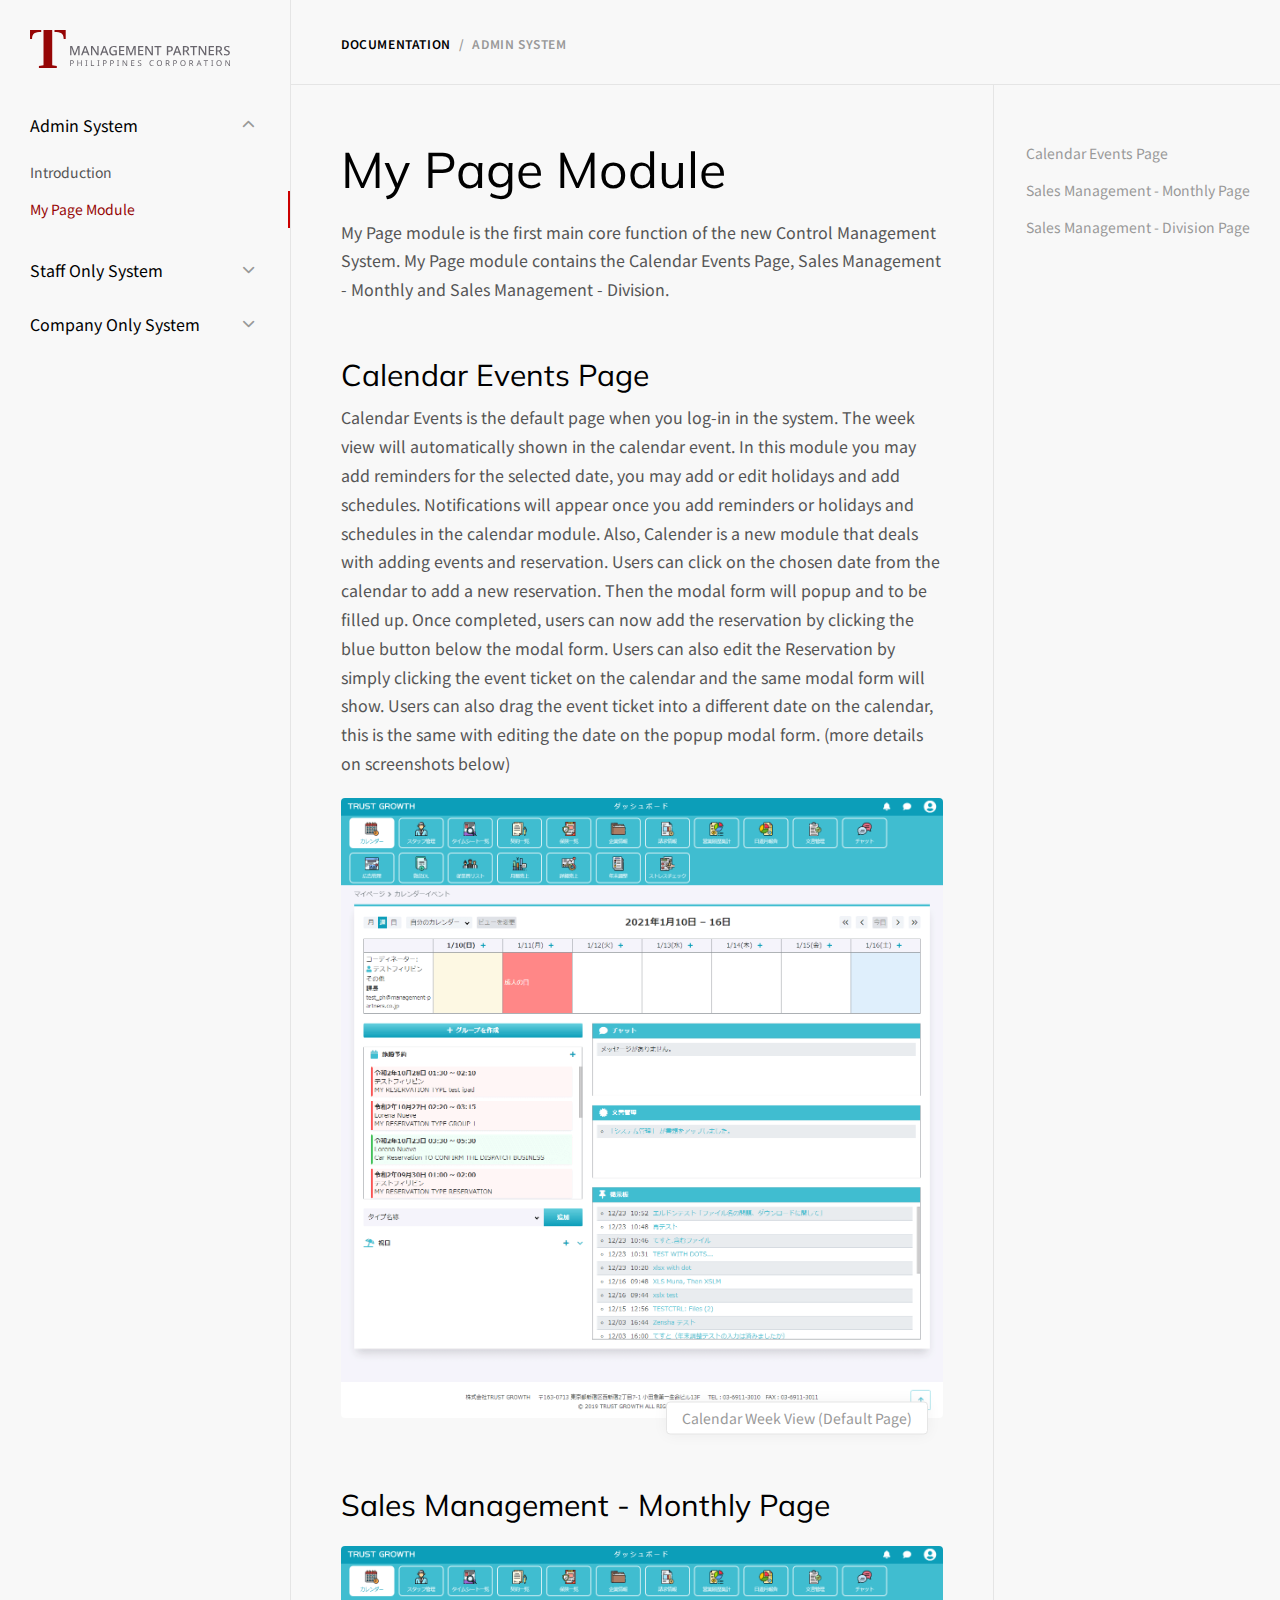
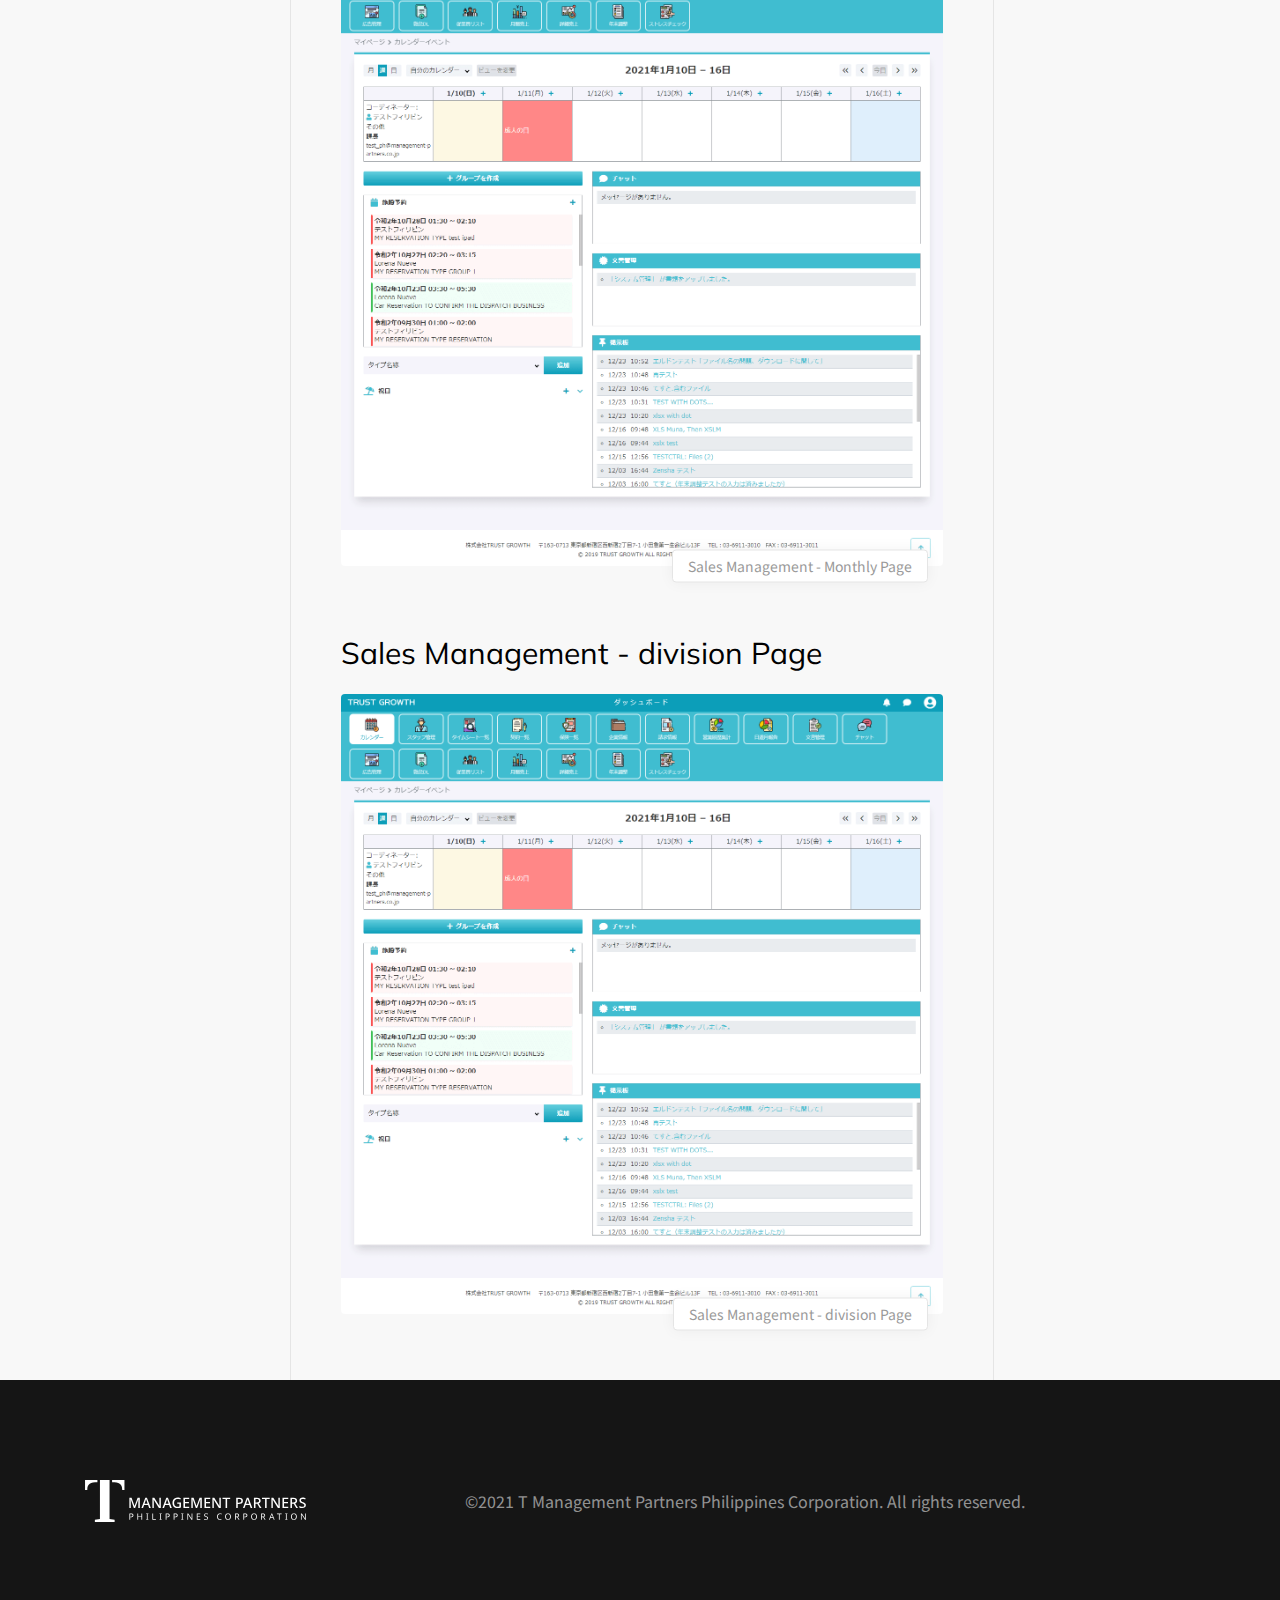
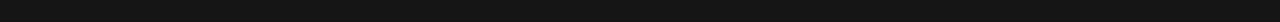
<file: module/my-page.html>
<!doctype html>
<html lang="en">
<head>
    <meta charset="utf-8">
    <meta name="viewport" content="width=device-width, initial-scale=1, shrink-to-fit=no">
    <link rel="stylesheet" href="../assets/css/vendor.css" />
    <link rel="stylesheet" href="../assets/css/style.css" />

    <title>Control Management System</title>

</head>
<body data-spy="scroll" data-target="#toc">


    <section class="py-0">
      <div class="container-fluid">
        <div class="row justify-content-between">

          <!-- navigation -->
          <aside class="col-lg-auto p-3 doc-sidebar">
            <div class="sticky">
              <nav class="navbar navbar-vertical navbar-expand-lg navbar-light">
                <div class="d-flex">
                  <a href="" class="navbar-brand"><img src="../assets/img/tmppc-logo.svg" alt="Logo"><!-- <span class="badge badge-green ml-2">1.0.0</span> --></a>
                  <button class="navbar-toggler ml-auto" type="button" data-toggle="collapse" data-target="#navbarSupportedContent" aria-controls="navbarSupportedContent" aria-expanded="false" aria-label="Toggle navigation">
                    <span class="navbar-toggler-icon"></span>
                  </button>
                </div>


                <div class="collapse navbar-collapse" id="navbarSupportedContent">
                  <ul id="page-nav" class="nav nav-vertical-2 flex-column">
                    <li class="nav-item active">
                      <a class="nav-link" data-toggle="collapse" href="#menu-1" role="button" aria-expanded="true" aria-controls="menu-1">Admin System</a>
                      <div class="collapse show" id="menu-1" data-parent="#page-nav">
                        <ul class="nav flex-column">
                          <li class="nav-item">
                            <a class="nav-link" href="../index.html">Introduction</a>
                          </li>
                          <li class="nav-item">
                            <a class="nav-link active" href="#">My Page Module</a>
                          </li>
                        </ul>
                      </div>
                    </li>
                    <li class="nav-item">
                      <a class="nav-link" data-toggle="collapse" href="#staff-only-system" role="button" aria-expanded="false" aria-controls="staff-only-system">Staff Only System</a>
                      <div class="collapse" id="staff-only-system" data-parent="#page-nav">
                        <div>
                          <ul class="nav flex-column">
                            <li class="nav-item">
                              <a class="nav-link" href="#">Introduction</a>
                            </li>
                            <li class="nav-item">
                              <a class="nav-link" href="#">Module 01</a>
                            </li>
                            <li class="nav-item">
                              <a class="nav-link" href="#">Module 02</a>
                            </li>
                          </ul>
                        </div>
                      </div>
                    </li>
                    <li class="nav-item">
                      <a class="nav-link" data-toggle="collapse" href="#company-only-system" role="button" aria-expanded="false" aria-controls="company-only-system">Company Only System</a>
                      <div class="collapse" id="company-only-system" data-parent="#page-nav">
                        <div>
                          <ul class="nav flex-column">
                            <li class="nav-item">
                              <a class="nav-link" href="#">Introduction</a>
                            </li>
                            <li class="nav-item">
                              <a class="nav-link" href="#">Module 01</a>
                            </li>
                            <li class="nav-item">
                              <a class="nav-link" href="#">Module 02</a>
                            </li>
                          </ul>
                        </div>
                      </div>
                    </li>
                  </ul>
                </div>
              </nav>
            </div>
          </aside>
          <!-- / navigation -->


          <!-- content -->
          <article class="col-lg doc-content">

            <div class="row">
              <div class="col">
                <div class="doc-content-header">
                  <div class="row align-items-center">
                    <div class="col col-lg-10">
                      <nav aria-label="breadcrumb">
                        <!-- <a href="" class="breadcrumb-back" title="Back"></a> -->
                        <ol class="breadcrumb d-inline-flex">
                          <!-- <li class="breadcrumb-item"><a href="">Home</a></li> -->
                          <li class="breadcrumb-item"><a href="">Documentation</a></li>
                          <li class="breadcrumb-item active" aria-current="page">Admin System</li>
                        </ol>
                      </nav>
                    </div>
                    <!-- <div class="col text-right">
                      <a href="" class="btn btn-sm btn-rounded btn-primary">Purchase Now</a>
                    </div> -->
                  </div>
                </div>
              </div>
            </div>

            <div class="row doc-content-body">
              <article class="col-md">

                <h1>My Page Module</h1>
                <p>My Page module is the first main core function of the new Control Management System. My Page module contains the Calendar Events Page, Sales Management -  Monthly and Sales Management - Division.</p>

                <section id="calendar-events">
                  <h2 class="section-title-2">Calendar Events Page</h2>
                  <p>Calendar Events is the default page when you log-in in the system. The week view will automatically shown in the calendar event. In this module you may add reminders for the selected date, you may add or edit holidays and add schedules. Notifications will appear once you add reminders or holidays and schedules in the calendar module. Also, Calender is a new module that deals with adding events and reservation. Users can click on the chosen date from the calendar to add a new reservation. Then the modal form will popup and to be filled up. Once completed, users can now add the reservation by clicking the blue button below the modal form. Users can also edit the Reservation by simply clicking the event ticket on the calendar and the same modal form will show. Users can also drag the event ticket into a different date on the calendar, this is the same with editing the date on the popup modal form. (more details on screenshots below)</p>
                  <figure class="figure">
                    <img src="../assets/img/page-calendar.png" class="figure-img img-fluid rounded" alt="A generic square placeholder image with rounded corners in a figure.">
                    <figcaption class="figure-caption text-right">Calendar Week View (Default Page)</figcaption>
                  </figure>
                </section>

                <section id="sales-management-monthly">
                  <h2 class="section-title-2 mb-2">Sales Management - Monthly Page</h2>
                  <figure class="figure">
                    <img src="../assets/img/page-calendar.png" class="figure-img img-fluid rounded" alt="A generic square placeholder image with rounded corners in a figure.">
                    <figcaption class="figure-caption text-right">Sales Management - Monthly Page</figcaption>
                  </figure>
                </section>

                <section id="sales-management-division">
                  <h2 class="section-title-2 mb-2">Sales Management - division Page</h2>
                  <figure class="figure">
                    <img src="../assets/img/page-calendar.png" class="figure-img img-fluid rounded" alt="A generic square placeholder image with rounded corners in a figure.">
                    <figcaption class="figure-caption text-right">Sales Management - division Page</figcaption>
                  </figure>
                </section>



              </article>


              <aside class="col-md-auto d-none d-md-block">
                <div class="sticky">
                  <ul id="toc" class="nav flex-column toc">
                    <li class="nav-item">
                      <a data-scroll class="nav-link" href="#calendar-events">Calendar Events Page</a>
                    </li>
                    <li class="nav-item">
                      <a data-scroll class="nav-link" href="#sales-management-monthly">Sales Management - Monthly Page</a>
                    </li>
                    <li class="nav-item">
                      <a data-scroll class="nav-link" href="#sales-management-division">Sales Management - Division Page</a>
                    </li>
                  </ul>
                </div>
              </aside>


            </div>

          </article>
          <!-- / content -->

        </div>
      </div>
    </section>


    <!-- footer -->
    <footer class="bg-dark">
      <div class="container">
        <div class="row gutter-3">
          <div class="col-12 col-md-4">
            <a href=""><img src="../assets/img/tmppc-logo-white.svg" alt="Logo"></a>
          </div>
          <div class="col-12 col-md text-white d-flex align-items-center">
            <p>&copy;2021 T Management Partners Philippines Corporation. All rights reserved.</p>
            <!-- <div class="row">
              <div class="col">
                <ul class="list-group list-group-minimal">
                  <li class="list-group-item"><a href="" class="link">Product Help</a></li>
                  <li class="list-group-item"><a href="" class="link">Training Videos</a></li>
                  <li class="list-group-item"><a href="" class="link">Integrations</a></li>
                </ul>
              </div>
              <div class="col">
                <ul class="list-group list-group-minimal">
                  <li class="list-group-item"><a href="" class="link">REST API</a></li>
                  <li class="list-group-item"><a href="" class="link">Corporate</a></li>
                </ul>
              </div>
            </div> -->
          </div>
          <!-- <div class="col-12 col-md-4 col-lg-2 ml-auto text-md-right">
            <div class="dropdown">
              <button class="btn btn-inverted btn-block dropdown-toggle" type="button" id="dropdownMenuButton" data-toggle="dropdown" aria-haspopup="true" aria-expanded="false">
                English
              </button>
              <div class="dropdown-menu" aria-labelledby="dropdownMenuButton">
                <a class="dropdown-item" href="#">French</a>
                <a class="dropdown-item" href="#">German</a>
              </div>
            </div>
          </div> -->
        </div>
      </div>
    </footer>
    <!-- / footer -->



<script src="../assets/js/vendor.min.js"></script>
<script src="../assets/js/app.js"></script>
</body>
</html>
</file>
